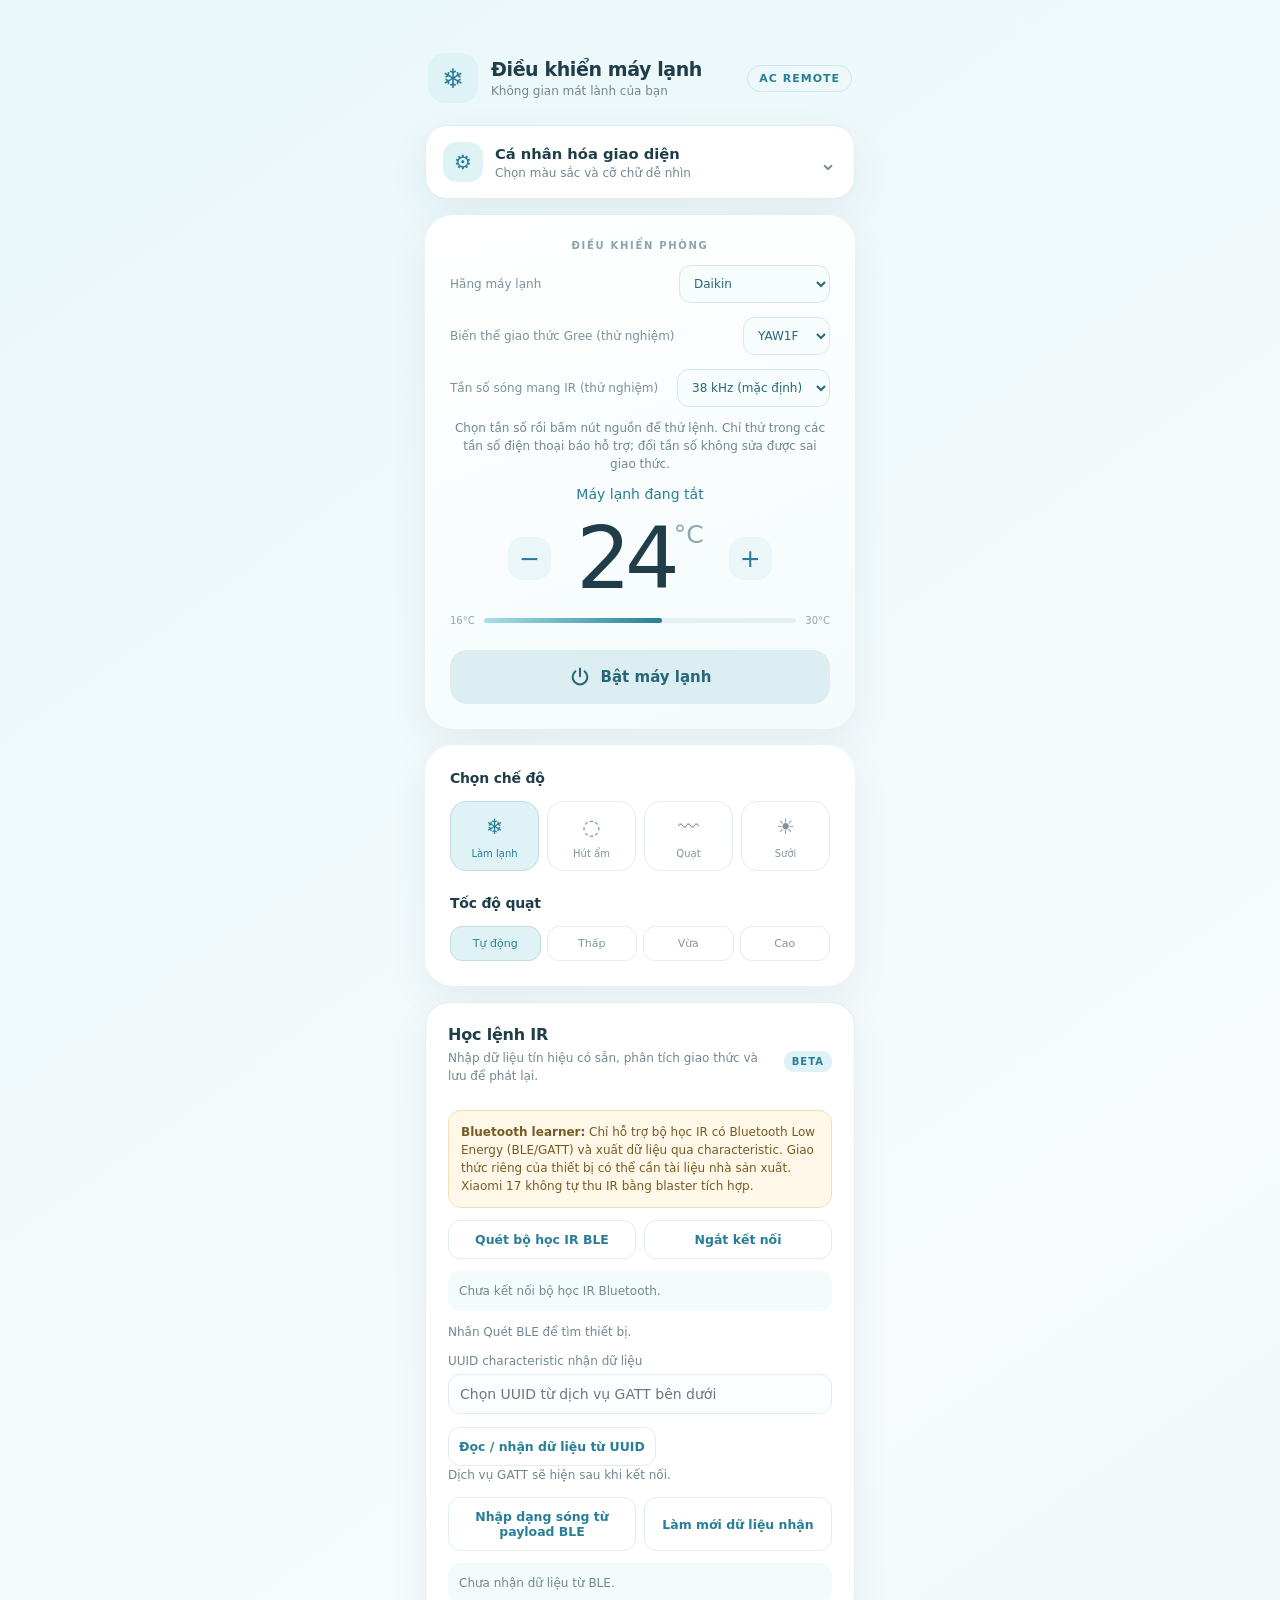
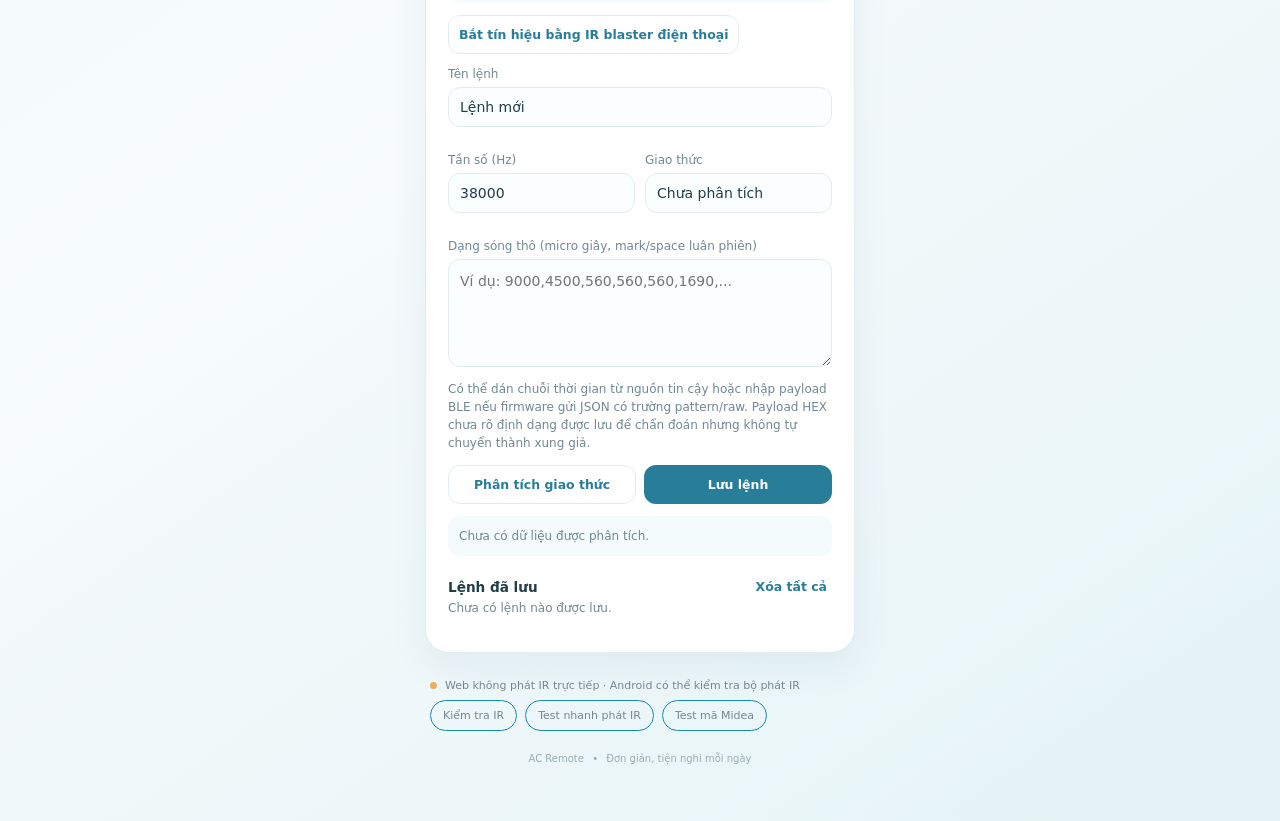
<file: web/index.html>
<!doctype html>
<html lang="vi"><head><meta charset="utf-8"><meta name="viewport" content="width=device-width,initial-scale=1">
<meta name="theme-color" content="#eaf7fa"><meta name="description" content="Giao diện điều khiển máy lạnh đa thương hiệu">
<link rel="manifest" href="manifest.webmanifest"><link rel="icon" type="image/png" sizes="192x192" href="icons/icon-192.png"><link rel="apple-touch-icon" href="icons/icon-192.png"><link rel="stylesheet" href="style.css"><title>Universal AC Remote</title></head>
<body><main class="app">
<header><div class="brandmark" aria-hidden="true">❄</div><div class="heading"><h1>Điều khiển máy lạnh</h1><p>Không gian mát lành của bạn</p></div><span class="pill">AC REMOTE</span></header>
<section class="settings card" aria-labelledby="settings-title">
  <details id="appearance">
    <summary><span class="settings-icon" aria-hidden="true">⚙</span><span><strong id="settings-title">Cá nhân hóa giao diện</strong><small>Chọn màu sắc và cỡ chữ dễ nhìn</small></span><span class="chevron" aria-hidden="true">⌄</span></summary>
    <div class="settings-body">
      <fieldset><legend>Màu giao diện</legend><div class="palette" role="group" aria-label="Chọn màu giao diện">
        <button type="button" class="swatch selected" data-accent="ocean" aria-label="Xanh biển" title="Xanh biển"><span></span><small>Xanh biển</small></button>
        <button type="button" class="swatch" data-accent="mint" aria-label="Xanh lá" title="Xanh lá"><span></span><small>Xanh lá</small></button>
        <button type="button" class="swatch" data-accent="lavender" aria-label="Tím dịu" title="Tím dịu"><span></span><small>Tím dịu</small></button>
        <button type="button" class="swatch" data-accent="rose" aria-label="Hồng đào" title="Hồng đào"><span></span><small>Hồng đào</small></button>
        <button type="button" class="swatch" data-accent="amber" aria-label="Vàng ấm" title="Vàng ấm"><span></span><small>Vàng ấm</small></button>
      </div></fieldset>
      <fieldset><legend>Cỡ chữ</legend><div class="font-options" role="group" aria-label="Chọn cỡ chữ">
        <button type="button" data-font="small"><span class="font-preview small-a">A</span><span>Nhỏ</span></button>
        <button type="button" data-font="normal" class="selected"><span class="font-preview">A</span><span>Vừa</span></button>
        <button type="button" data-font="large"><span class="font-preview large-a">A</span><span>Lớn</span></button>
      </div></fieldset>
      <button type="button" id="resetAppearance" class="reset-settings">Khôi phục mặc định</button>
    </div>
  </details>
</section>
<section class="room"><div class="eyebrow">ĐIỀU KHIỂN PHÒNG</div><label class="brand-select" for="brand">Hãng máy lạnh<select id="brand"><option>Daikin</option><option>Panasonic</option><option>LG</option><option>Samsung</option><option>Mitsubishi Electric</option><option>Toshiba</option><option>Sharp</option><option>Gree</option><option>Midea</option><option>Reetech</option><option>Casper</option><option>AUX</option><option>Khác</option></select></label><label class="brand-select" for="greeModel">Biến thể giao thức Gree (thử nghiệm)<select id="greeModel"><option value="YAW1F">YAW1F</option><option value="YBOFB">YBOFB</option><option value="YX1FSF">YX1FSF</option></select></label><label class="brand-select" for="irCarrier">Tần số sóng mang IR (thử nghiệm)<select id="irCarrier"><option value="36000">36 kHz</option><option value="38000" selected>38 kHz (mặc định)</option><option value="40000">40 kHz</option><option value="56000">56 kHz</option></select></label><p class="learn-help">Chọn tần số rồi bấm nút nguồn để thử lệnh. Chỉ thử trong các tần số điện thoại báo hỗ trợ; đổi tần số không sửa được sai giao thức.</p><div class="status" id="status">Đang tắt</div><div class="temperature"><button id="minus" aria-label="Giảm nhiệt độ">−</button><div><strong id="temp">24</strong><span>°C</span></div><button id="plus" aria-label="Tăng nhiệt độ">+</button></div><div class="range">16°C <div class="track"><div id="trackfill"></div></div> 30°C</div><button id="power" class="power" type="button" aria-label="Bật máy lạnh" aria-pressed="false"><svg class="power-icon" viewBox="0 0 24 24" width="22" height="22" aria-hidden="true" focusable="false"><path d="M12 2.75v8.5" fill="none" stroke="currentColor" stroke-width="2.2" stroke-linecap="round"/><path d="M7.05 5.8a8 8 0 1 0 9.9 0" fill="none" stroke="currentColor" stroke-width="2.2" stroke-linecap="round" stroke-linejoin="round"/></svg><span id="powerText">Bật máy lạnh</span></button></section>
<section class="controls"><h2>Chọn chế độ</h2><div class="mode-grid"><button data-mode="COOL" class="mode selected"><b>❄</b><span>Làm lạnh</span></button><button data-mode="DRY" class="mode"><b>◌</b><span>Hút ẩm</span></button><button data-mode="FAN" class="mode"><b>〰</b><span>Quạt</span></button><button data-mode="HEAT" class="mode"><b>☀</b><span>Sưởi</span></button></div><h2>Tốc độ quạt</h2><div class="fans"><button data-fan="AUTO" class="selected">Tự động</button><button data-fan="LOW">Thấp</button><button data-fan="MED">Vừa</button><button data-fan="HIGH">Cao</button></div></section>

<section class="learn card" aria-labelledby="learn-title">
  <div class="learn-heading"><div><h2 id="learn-title">Học lệnh IR</h2><p>Nhập dữ liệu tín hiệu có sẵn, phân tích giao thức và lưu để phát lại.</p></div><span class="learn-badge">BETA</span></div>
  <div class="learn-warning"><strong>Bluetooth learner:</strong> Chỉ hỗ trợ bộ học IR có Bluetooth Low Energy (BLE/GATT) và xuất dữ liệu qua characteristic. Giao thức riêng của thiết bị có thể cần tài liệu nhà sản xuất. Xiaomi 17 không tự thu IR bằng blaster tích hợp.</div>
  <div class="learn-actions"><button type="button" id="scanBle" class="secondary-action">Quét bộ học IR BLE</button><button type="button" id="disconnectBle" class="secondary-action">Ngắt kết nối</button></div>
  <div id="bleStatus" class="learn-result" role="status" aria-live="polite">Chưa kết nối bộ học IR Bluetooth.</div>
  <div id="bleDevices" class="learned-list"><p class="learn-help">Nhấn Quét BLE để tìm thiết bị.</p></div>
  <label class="learn-field">UUID characteristic nhận dữ liệu<input id="bleCharacteristicUuid" type="text" placeholder="Chọn UUID từ dịch vụ GATT bên dưới"></label>
  <button type="button" id="subscribeBle" class="secondary-action">Đọc / nhận dữ liệu từ UUID</button>
  <div id="bleServices" class="learned-list"><p class="learn-help">Dịch vụ GATT sẽ hiện sau khi kết nối.</p></div>
  <div class="learn-actions"><button type="button" id="importBleCapture" class="secondary-action">Nhập dạng sóng từ payload BLE</button><button type="button" id="refreshBleCapture" class="secondary-action">Làm mới dữ liệu nhận</button></div>
  <div id="bleCapturePreview" class="learn-result" role="status" aria-live="polite">Chưa nhận dữ liệu từ BLE.</div>
  <button type="button" id="captureIr" class="secondary-action">Bắt tín hiệu bằng IR blaster điện thoại</button>
  <label class="learn-field">Tên lệnh<input id="learnName" type="text" maxlength="60" placeholder="Ví dụ: Bật máy lạnh" value="Lệnh mới"></label>
  <div class="learn-row"><label class="learn-field">Tần số (Hz)<input id="learnFrequency" type="number" min="20000" max="60000" step="1000" value="38000"></label><label class="learn-field">Giao thức<input id="learnProtocol" type="text" readonly value="Chưa phân tích"></label></div>
  <label class="learn-field">Dạng sóng thô (micro giây, mark/space luân phiên)<textarea id="learnRaw" rows="4" placeholder="Ví dụ: 9000,4500,560,560,560,1690,..."></textarea></label>
  <p class="learn-help">Có thể dán chuỗi thời gian từ nguồn tin cậy hoặc nhập payload BLE nếu firmware gửi JSON có trường pattern/raw. Payload HEX chưa rõ định dạng được lưu để chẩn đoán nhưng không tự chuyển thành xung giả.</p>
  <div class="learn-actions"><button type="button" id="analyzeIr" class="secondary-action">Phân tích giao thức</button><button type="button" id="saveLearnedIr" class="primary-action">Lưu lệnh</button></div>
  <div id="learnResult" class="learn-result" role="status" aria-live="polite">Chưa có dữ liệu được phân tích.</div>
  <div class="saved-heading"><strong>Lệnh đã lưu</strong><button type="button" id="clearLearnedIr" class="text-action">Xóa tất cả</button></div>
  <div id="learnedList" class="learned-list"><p class="learn-help">Chưa có lệnh nào được lưu.</p></div>
</section>
<section class="foot"><span class="dot"></span><span id="hint">Web không phát IR trực tiếp · Android có thể kiểm tra bộ phát IR</span><button type="button" id="checkIr" class="ir-check">Kiểm tra IR</button><button type="button" id="testIrPulse" class="ir-check">Test nhanh phát IR</button><button type="button" id="mideaSelfTest" class="ir-check">Test mã Midea</button><button id="install" hidden>Cài ứng dụng</button></section>
<footer>AC Remote <span>•</span> Đơn giản, tiện nghi mỗi ngày</footer>
</main><script src="app.js"></script></body></html>
</file>
<file: web/style.css>
:root{--bg:#edf8fa;--card:#fff;--ink:#203e4a;--muted:#718891;--blue:#287e98;--blue2:#dff2f6;--line:#e2edef;--soft:#f4fbfc;--shadow:0 14px 38px #24576b12;--font-scale:1}html{font-size:calc(16px * var(--font-scale));scroll-behavior:smooth}button,select{font:inherit}button:focus-visible,select:focus-visible,summary:focus-visible{outline:3px solid color-mix(in srgb,var(--blue) 45%,white);outline-offset:3px}*{box-sizing:border-box}body{margin:0;background:linear-gradient(145deg,#e9f7fa,#f7fbfc 60%,#e4f3f6);font-family:Inter,system-ui,-apple-system,"Segoe UI",sans-serif;color:var(--ink);min-height:100vh;padding:22px}.app{max-width:480px;margin:0 auto}header{display:flex;align-items:center;gap:13px;padding:8px 3px 22px}.brandmark{display:grid;place-items:center;width:50px;height:50px;border-radius:17px;background:#d7f0f5;color:var(--blue);font-size:1.6875rem}h1{font-size:1.1875rem;margin:0 0 4px;letter-spacing:-.4px}header p{font-size:0.75rem;color:var(--muted);margin:0}.pill{margin-left:auto;border:1px solid #cce6ec;border-radius:20px;padding:6px 11px;color:var(--blue);font-size:0.6875rem;font-weight:700;letter-spacing:1px}.room,.controls{background:var(--card);border-radius:28px;padding:25px;box-shadow:var(--shadow);margin-bottom:16px}.room{text-align:center;background:linear-gradient(160deg,#fff,#f5fcfd)}.eyebrow{font-size:0.625rem;font-weight:800;letter-spacing:1.7px;color:#8aa3ac}.status{font-size:0.875rem;color:var(--blue);margin:10px 0 5px}.temperature{display:flex;align-items:center;justify-content:center;gap:25px;margin:5px 0}.temperature>div{display:flex;align-items:flex-start}.temperature strong{font-size:5.375rem;font-weight:300;letter-spacing:-6px;line-height:1.2}.temperature span{font-size:1.5625rem;margin-top:13px;color:#8ca7b0}.temperature button{width:43px;height:43px;border:0;border-radius:15px;background:#eaf6f8;color:var(--blue);font-size:1.5625rem;cursor:pointer}.range{display:flex;align-items:center;gap:9px;color:#91a6ad;font-size:0.625rem}.track{height:5px;flex:1;background:#e5f0f2;border-radius:9px;overflow:hidden}.track div{height:100%;width:57%;background:linear-gradient(90deg,#a8dfe9,#287e98);border-radius:9px}.power{display:flex;align-items:center;justify-content:center;gap:10px;width:100%;margin-top:24px;padding:16px;border:0;border-radius:17px;background:var(--blue);color:white;font-weight:700;font-size:0.9375rem;box-shadow:0 9px 18px #287e9833;cursor:pointer}.power-icon{display:block;flex:0 0 22px;width:22px;height:22px;stroke:currentColor;overflow:visible}.power.off{background:#dceef2;color:#28677a;box-shadow:none}h2{font-size:0.875rem;margin:0 0 15px;letter-spacing:-.2px}.mode-grid{display:grid;grid-template-columns:repeat(4,1fr);gap:8px;margin-bottom:24px}.mode{border:1px solid var(--line);border-radius:16px;background:#fff;padding:13px 3px 11px;display:flex;flex-direction:column;align-items:center;gap:9px;color:#7e959d;cursor:pointer}.mode b{font-size:1.3125rem;font-weight:500}.mode span{font-size:0.625rem}.mode.selected,.fans button.selected{background:var(--blue2);border-color:#bfe4eb;color:var(--blue)}.fans{display:grid;grid-template-columns:repeat(4,1fr);gap:6px}.fans button{padding:10px 2px;border:1px solid var(--line);background:white;border-radius:12px;color:#81969e;font-size:0.6875rem;cursor:pointer}.foot{display:flex;align-items:center;gap:8px;padding:10px 5px;color:var(--muted);font-size:0.6875rem}.dot{width:7px;height:7px;border-radius:50%;background:#e8b15b}#install{margin-left:auto;border:0;background:#dceff3;color:var(--blue);border-radius:10px;padding:7px 10px}footer{text-align:center;color:#9aadb4;font-size:0.625rem;padding:12px}footer span{padding:0 5px}@media(min-width:700px){body{padding:45px}.app{max-width:430px}}@media(max-width:360px){body{padding:12px}.room,.controls{padding:20px}.temperature strong{font-size:4.5rem}.mode-grid{gap:5px}}

.brand-select{display:flex;align-items:center;justify-content:space-between;gap:12px;margin:14px 0 12px;text-align:left;font-size:0.75rem;color:#7b929b}.brand-select select{max-width:60%;border:1px solid #d8e9ed;border-radius:12px;background:#f7fcfd;color:#28677a;padding:10px;font:inherit;outline:none}


/* Personalization and accessibility */
body{background:linear-gradient(145deg,var(--page-a,#e9f7fa),#f7fbfc 60%,var(--page-b,#e4f3f6));transition:background .2s,color .2s}
.heading{min-width:0}.pill{white-space:nowrap}.settings{background:var(--card);border:1px solid var(--line);border-radius:22px;padding:0 17px;margin:0 0 16px;box-shadow:var(--shadow)}
#appearance summary{list-style:none;display:flex;align-items:center;gap:12px;padding:16px 0;cursor:pointer;min-height:68px}#appearance summary::-webkit-details-marker{display:none}.settings-icon{width:40px;height:40px;border-radius:14px;background:var(--blue2);color:var(--blue);display:grid;place-items:center;font-size:1.25rem;flex-shrink:0}.settings summary strong{display:block;font-size:.92rem;color:var(--ink)}.settings summary small{display:block;color:var(--muted);font-size:.75rem;margin-top:4px}.chevron{margin-left:auto;color:var(--muted);font-size:1.35rem;transition:transform .2s}#appearance[open] .chevron{transform:rotate(180deg)}
.settings-body{border-top:1px solid var(--line);padding:16px 0 18px}.settings fieldset{border:0;padding:0;margin:0 0 19px;min-width:0}.settings legend{font-weight:750;font-size:.82rem;margin-bottom:12px;color:var(--ink)}.palette{display:grid;grid-template-columns:repeat(5,minmax(0,1fr));gap:6px}.swatch{display:flex;flex-direction:column;align-items:center;gap:7px;min-width:0;padding:8px 2px;border:1px solid transparent;border-radius:14px;background:transparent;color:var(--muted);cursor:pointer}.swatch>span{display:block;width:29px;height:29px;border-radius:50%;background:var(--swatch);box-shadow:inset 0 0 0 3px #ffffffaa}.swatch small{font-size:.64rem;white-space:nowrap}.swatch.selected{border-color:var(--blue);background:var(--soft);color:var(--ink)}.swatch.selected>span{outline:2px solid var(--blue);outline-offset:2px}
.swatch[data-accent="ocean"]{--swatch:#287e98}.swatch[data-accent="mint"]{--swatch:#36866e}.swatch[data-accent="lavender"]{--swatch:#8068b5}.swatch[data-accent="rose"]{--swatch:#c45e78}.swatch[data-accent="amber"]{--swatch:#b87826}
.font-options{display:grid;grid-template-columns:repeat(3,1fr);gap:8px}.font-options button{display:flex;align-items:center;justify-content:center;gap:8px;padding:10px 5px;border:1px solid var(--line);border-radius:13px;background:var(--card);color:var(--muted);cursor:pointer}.font-options button.selected{border-color:var(--blue);background:var(--blue2);color:var(--blue);font-weight:700}.font-preview{font-size:1rem;font-weight:800}.small-a{font-size:.8rem}.large-a{font-size:1.3rem}.reset-settings{border:0;background:transparent;color:var(--blue);padding:5px 0;font-size:.78rem;font-weight:700;cursor:pointer}
:root[data-accent="mint"]{--blue:#36866e;--blue2:#e0f4eb;--line:#e1eee8;--soft:#f3fbf6;--page-a:#eaf8f0;--page-b:#e2f3e9}
:root[data-accent="lavender"]{--blue:#8068b5;--blue2:#eee8fa;--line:#e9e3f2;--soft:#faf7ff;--page-a:#f3effb;--page-b:#e9e2f7}
:root[data-accent="rose"]{--blue:#c45e78;--blue2:#fbe8ee;--line:#f1e2e7;--soft:#fff7f9;--page-a:#fff0f4;--page-b:#f9e5eb}
:root[data-accent="amber"]{--blue:#b87826;--blue2:#fbefd9;--line:#f0e7d7;--soft:#fffbf3;--page-a:#fff7e8;--page-b:#f8ecd5}
.room{background:linear-gradient(160deg,var(--card),var(--soft))}.temperature button,.mode,.fans button,.brand-select select{transition:background .15s,border-color .15s,transform .15s}.temperature button:active,.power:active,.mode:active,.fans button:active{transform:scale(.97)}.mode.selected,.fans button.selected{background:var(--blue2);border-color:color-mix(in srgb,var(--blue) 28%,white);color:var(--blue)}.power{background:var(--blue)}.brandmark{background:var(--blue2);color:var(--blue)}
@media(max-width:360px){.palette{gap:2px}.swatch small{font-size:.58rem}.settings{padding:0 13px}.settings-body{padding-bottom:14px}}
@media(prefers-reduced-motion:reduce){*,*::before,*::after{scroll-behavior:auto!important;transition:none!important;animation:none!important}}

.ir-check{border:1px solid var(--accent,#168aad);border-radius:999px;padding:8px 12px;background:transparent;color:inherit;font:inherit;cursor:pointer}.ir-check:focus-visible{outline:2px solid currentColor;outline-offset:2px}

.learn{background:var(--card);border:1px solid var(--line);border-radius:24px;padding:22px;margin:0 0 16px;box-shadow:var(--shadow)}.learn-heading,.saved-heading{display:flex;align-items:center;justify-content:space-between;gap:10px}.learn-heading h2{font-size:1rem;margin:0 0 5px}.learn-heading p,.learn-help{font-size:.75rem;line-height:1.5;color:var(--muted);margin:0 0 13px}.learn-badge{font-size:.625rem;letter-spacing:1px;font-weight:800;color:var(--blue);background:var(--blue2);padding:5px 8px;border-radius:9px}.learn-warning{background:#fff8e9;border:1px solid #f2dfb4;color:#775b24;border-radius:13px;padding:12px;font-size:.75rem;line-height:1.5;margin:12px 0}.learn-field{display:flex;flex-direction:column;gap:6px;color:var(--muted);font-size:.75rem;margin:13px 0}.learn-field input,.learn-field textarea{width:100%;border:1px solid var(--line);border-radius:12px;padding:11px;background:#fbfefe;color:var(--ink);font:inherit;font-size:.875rem;min-width:0}.learn-field textarea{resize:vertical;line-height:1.5}.learn-row{display:grid;grid-template-columns:1fr 1fr;gap:10px}.learn-actions{display:grid;grid-template-columns:1fr 1fr;gap:8px}.secondary-action,.primary-action,.text-action,.saved-play,.saved-delete{border-radius:12px;padding:11px 10px;font:inherit;font-size:.78rem;font-weight:700;cursor:pointer}.secondary-action{border:1px solid var(--line);background:#fff;color:var(--blue)}.primary-action{border:0;background:var(--blue);color:#fff}.learn-result{margin:12px 0;padding:11px;border-radius:12px;background:var(--soft);color:var(--muted);font-size:.75rem;line-height:1.5;overflow-wrap:anywhere}.saved-heading{margin-top:18px;font-size:.85rem}.text-action{border:0;background:transparent;color:var(--blue);padding:5px}.learned-item{display:flex;align-items:center;gap:8px;border:1px solid var(--line);border-radius:12px;padding:10px;margin-top:8px}.learned-meta{flex:1;min-width:0}.learned-meta strong{display:block;font-size:.8rem;overflow-wrap:anywhere}.learned-meta small{display:block;font-size:.68rem;color:var(--muted);margin-top:3px}.saved-play,.saved-delete{padding:8px;border:1px solid var(--line);background:#fff;color:var(--blue)}.saved-delete{color:#a34b4b}.foot{flex-wrap:wrap}@media(max-width:360px){.learn{padding:16px}.learn-row{grid-template-columns:1fr}.learn-actions{grid-template-columns:1fr}}
</file>
